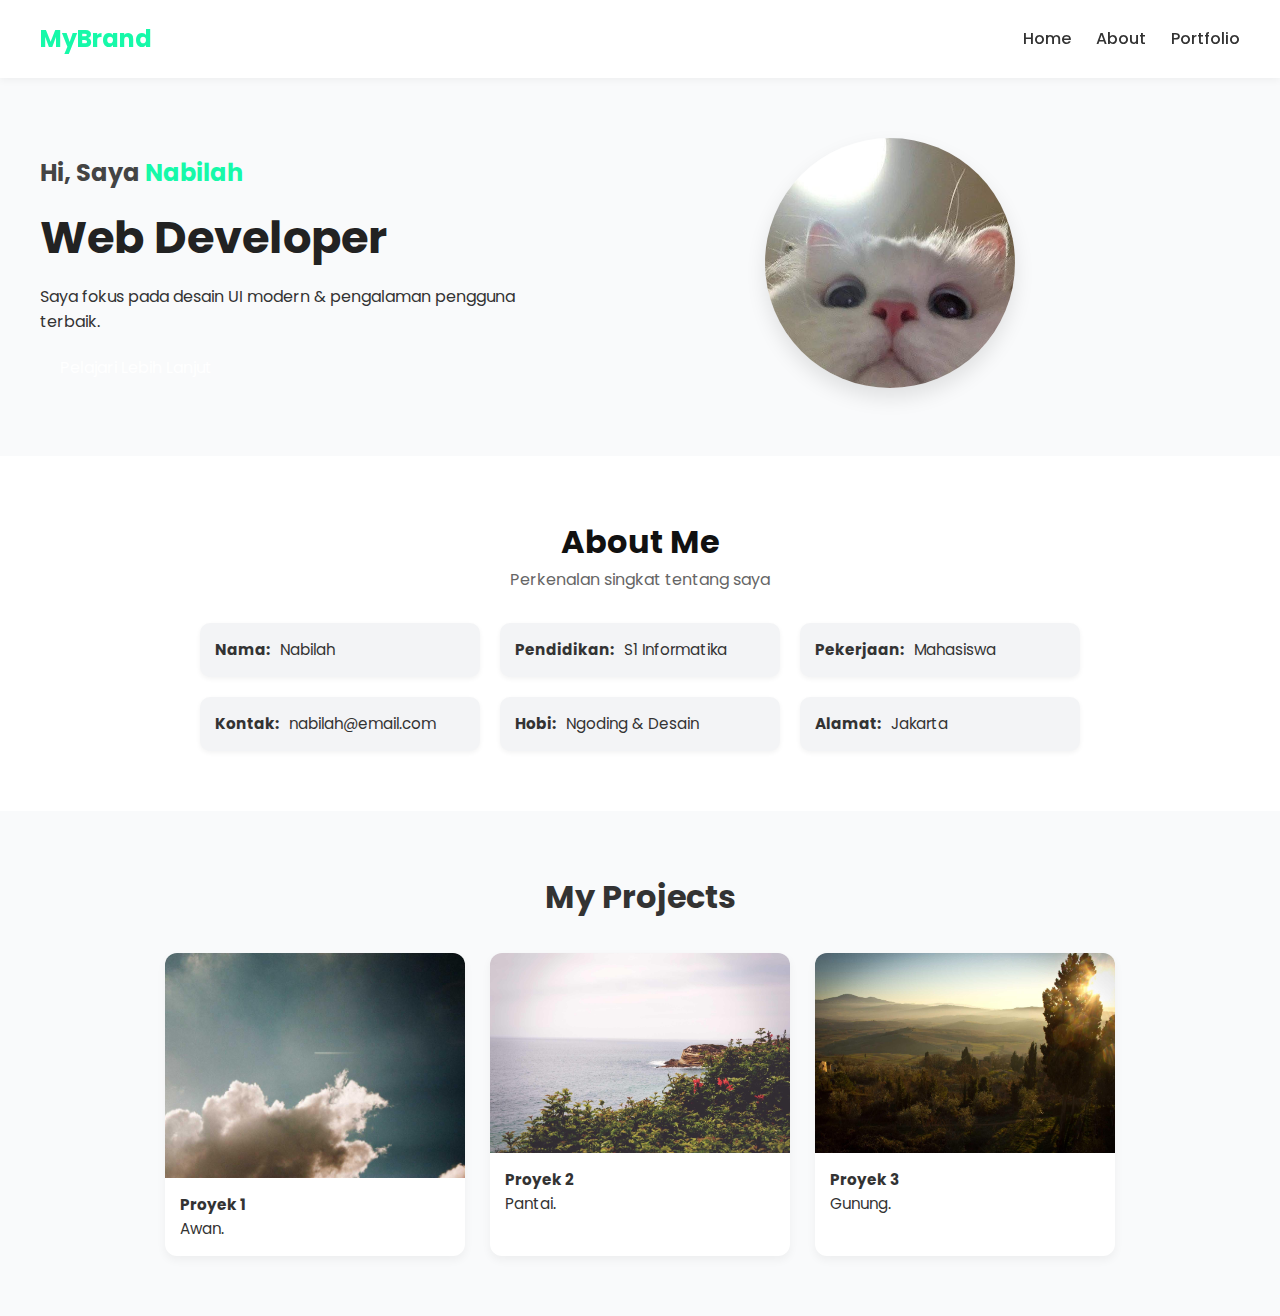
<file: eduwork/index.html>
<!DOCTYPE html>
<html lang="id">
  <head>
    <meta charset="UTF-8" />
    <meta name="viewport" content="width=device-width, initial-scale=1.0" />
    <title>Portofolio Saya</title>
    <link rel="stylesheet" href="css/style.css" />
    <link
      href="https://fonts.googleapis.com/css2?family=Poppins:wght@300;500;700&display=swap"
      rel="stylesheet"
      href="https://cdnjs.cloudflare.com/ajax/libs/font-awesome/6.5.0/css/all.min.css"
    />
  </head>
  <body>
    <!-- Navbar -->
    <nav class="navbar">
      <div class="brand">MyBrand</div>
      <ul class="nav-links">
        <li><a href="#header">Home</a></li>
        <li><a href="#about">About</a></li>
        <li><a href="#portfolio">Portfolio</a></li>
      </ul>
    </nav>

    <!-- Header -->
    <section class="header" id="header">
      <div class="header-text">
        <h2>Hi, Saya <span>Nabilah</span></h2>
        <h1 class="title">Web Developer</h1>
        <p>Saya fokus pada desain UI modern & pengalaman pengguna terbaik.</p>
        <a href="#about" class="btn-primary">Pelajari Lebih Lanjut</a>
      </div>
      <div class="header-image">
        <img src="img/cats.jpeg" alt="Foto Profil" />
      </div>
    </section>

    <!-- About Me -->
    <section class="about" id="about">
      <h2>About Me</h2>
      <p class="subtitle">Perkenalan singkat tentang saya</p>
      <div class="biodata-grid">
        <div></i> <strong>Nama:</strong> Nabilah</div>
        <div></i> <strong>Pendidikan:</strong> S1
          Informatika
        </div>
        <div>
          </i> <strong>Pekerjaan:</strong> Mahasiswa
        </div>
        <div></i>
          <strong>Kontak:</strong> nabilah@email.com
        </div>
        <div>
          </i> <strong>Hobi:</strong> Ngoding & Desain
        </div>
        <div>
          </i> <strong>Alamat:</strong> Jakarta
        </div>
      </div>
    </section>

    <!-- Portfolio -->
    <section class="portfolio" id="portfolio">
      <h2>My Projects</h2>
      <div class="projects">
        <div class="project">
          <img src="img/1.jpg" alt="Proyek 1" />
          <p><strong>Proyek 1</strong><br />Awan.</p>
        </div>
        <div class="project">
          <img src="img/2.jpg" alt="Proyek 2" />
          <p><strong>Proyek 2</strong><br />Pantai.</p>
        </div>
        <div class="project">
          <img src="img/3.jpg" alt="Proyek 3" />
          <p><strong>Proyek 3</strong><br />Gunung.</p>
        </div>
      </div>
    </section>
  </body>
</html>
</file>
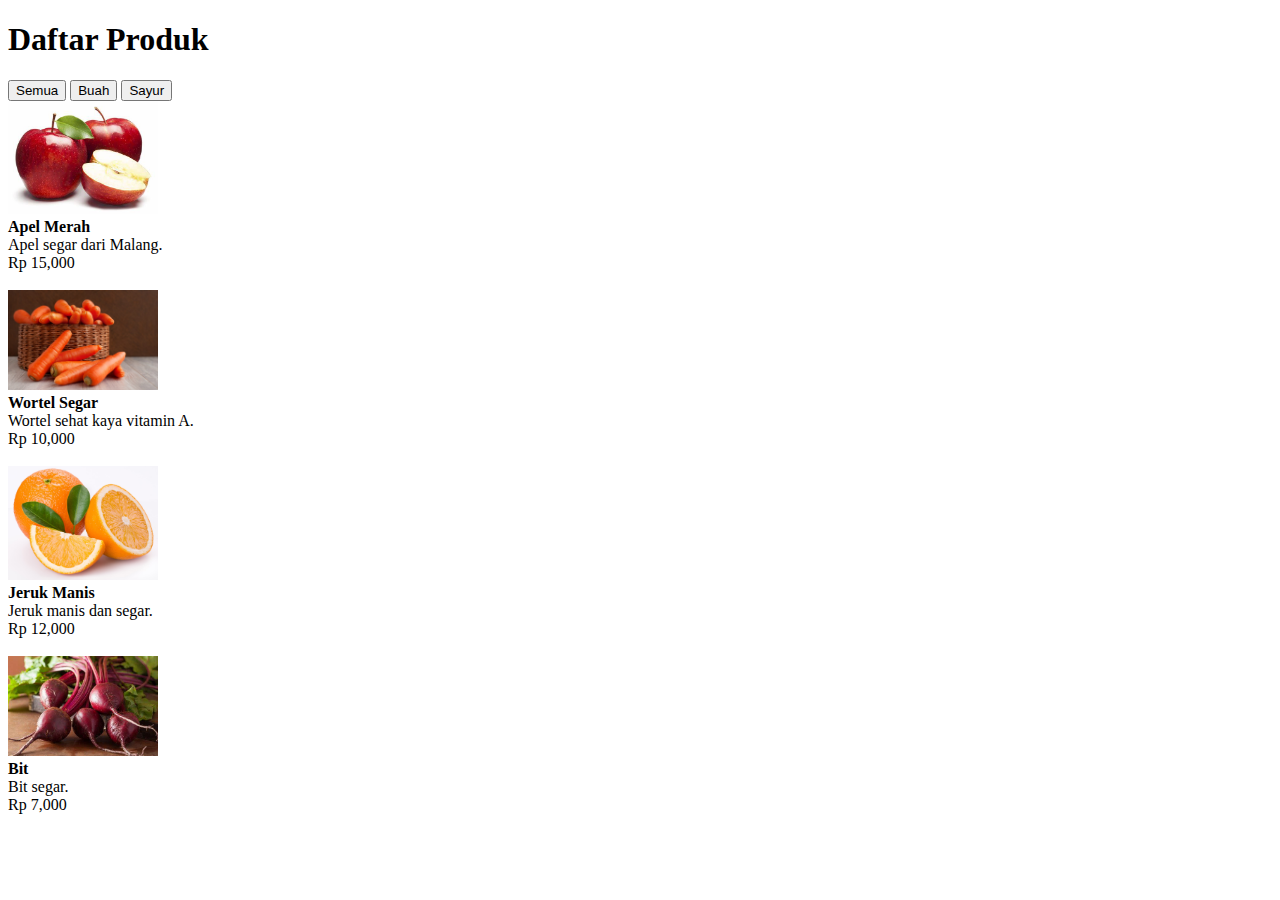
<file: tugas 5/index.html>
<!DOCTYPE html>
<html lang="en">
<head>
  <meta charset="UTF-8" />
  <meta name="viewport" content="width=device-width, initial-scale=1.0"/>
  <title>Simple E-Commerce</title>
</head>
<body>

  <h1>Daftar Produk</h1>

  <div class="filter">
    <button onclick="filterProducts('all', this)" class="active">Semua</button>
    <button onclick="filterProducts('buah', this)">Buah</button>
    <button onclick="filterProducts('sayur', this)">Sayur</button>
  </div>

  <div id="productList"></div>

  <script>
    const products = [
      {
        nama: "Apel Merah",
        harga: 15000,
        deskripsi: "Apel segar dari Malang.",
        gambar: "img/apel.jpg",
        kategori: "buah"
      },
      {
        nama: "Wortel Segar",
        harga: 10000,
        deskripsi: "Wortel sehat kaya vitamin A.",
        gambar: "img/wortel.jpg",
        kategori: "sayur"
      },
      {
        nama: "Jeruk Manis",
        harga: 12000,
        deskripsi: "Jeruk manis dan segar.",
        gambar: "img/jeruk.jpg",
        kategori: "buah"
      },
      {
        nama: "Bit",
        harga: 7000,
        deskripsi: "Bit segar.",
        gambar: "img/bit.jpg",
        kategori: "sayur"
      }
    ];

    function displayProducts(filteredProducts) {
      const productList = document.getElementById("productList");
      productList.innerHTML = "";
      filteredProducts.forEach(product => {
        productList.innerHTML += `
          <div>
            <img src="${product.gambar}" alt="${product.nama}" width="150"><br>
            <strong>${product.nama}</strong><br>
            <span>${product.deskripsi}</span><br>
            <span>Rp ${product.harga.toLocaleString()}</span><br><br>
          </div>
        `;
      });
    }

    function filterProducts(kategori, clickedButton) {
      const buttons = document.querySelectorAll(".filter button");
      buttons.forEach(btn => btn.style.fontWeight = "normal");
      clickedButton.style.fontWeight = "bold";

      if (kategori === "all") {
        displayProducts(products);
      } else {
        const filtered = products.filter(p => p.kategori === kategori);
        displayProducts(filtered);
      }
    }

    displayProducts(products);
  </script>
</body>
</html>
</file>
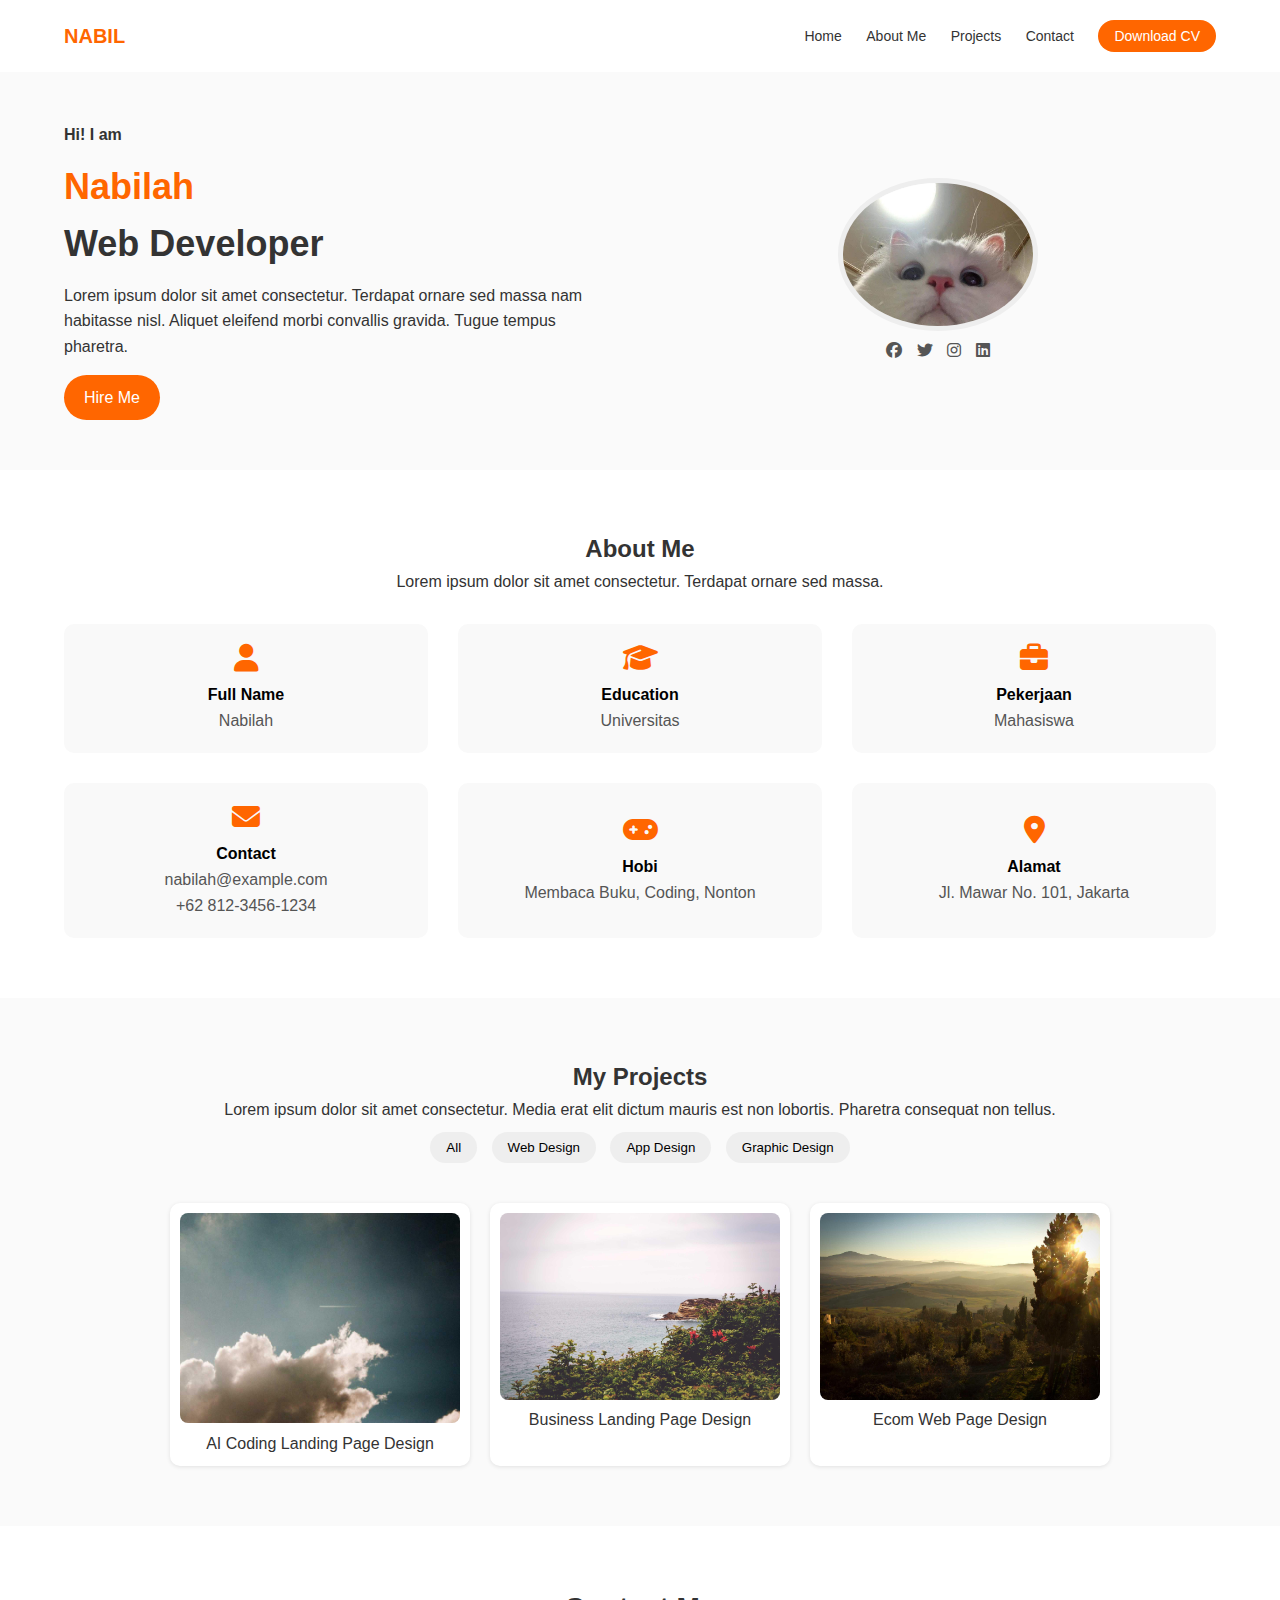
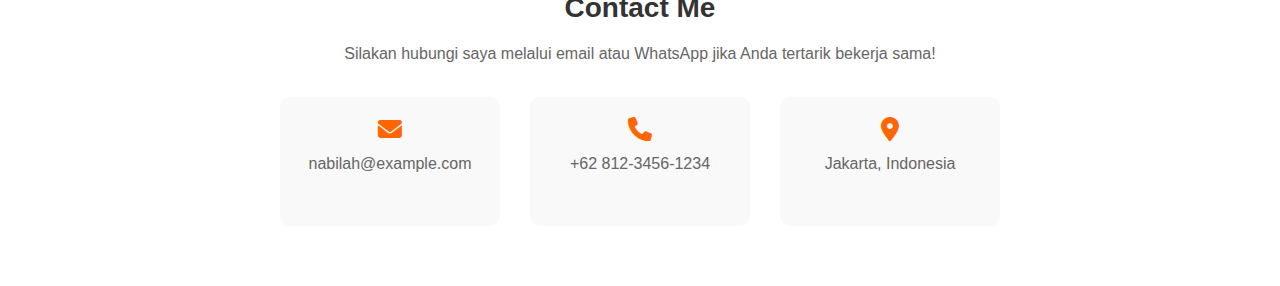
<file: tugas4/index.html>
<!DOCTYPE html>
<html lang="en">
  <head>
    <meta charset="UTF-8" />
    <meta name="viewport" content="width=device-width, initial-scale=1.0" />
    <title>Web Developer Profile</title>
    <link rel="stylesheet" href="css/style.css" />
    <link
      rel="stylesheet"
      href="https://cdnjs.cloudflare.com/ajax/libs/font-awesome/6.4.0/css/all.min.css"
    />
  </head>
  <body>
    <header>
      <div class="container">
        <div class="logo">NABIL</div>
        <nav>
          <a href="#">Home</a>
          <a href="#">About Me</a>
          <a href="#">Projects</a>
          <a href="#">Contact</a>
          <a href="#" class="btn">Download CV</a>
        </nav>
      </div>
    </header>

    <section class="hero">
      <div class="container hero-content">
        <div class="text">
          <h4>Hi! I am</h4>
          <h1><span>Nabilah</span><br />Web <strong>Developer</strong></h1>
          <p>
            Lorem ipsum dolor sit amet consectetur. Terdapat ornare sed massa
            nam habitasse nisl. Aliquet eleifend morbi convallis gravida. Tugue
            tempus pharetra.
          </p>
          <a href="#" class="btn">Hire Me</a>
        </div>
        <div class="image">
          <img src="img/cats.jpeg" alt="Profile Photo" />
          <div class="social">
            <a href="#"><i class="fab fa-facebook"></i></a>
            <a href="#"><i class="fab fa-twitter"></i></a>
            <a href="#"><i class="fab fa-instagram"></i></a>
            <a href="#"><i class="fab fa-linkedin"></i></a>
          </div>
        </div>
      </div>
    </section>

    <section class="about">
      <div class="container">
        <h2>About Me</h2>
        <p>
          Lorem ipsum dolor sit amet consectetur. Terdapat ornare sed massa.
        </p>
        <div class="about-grid">
          <div>
            <i class="fas fa-user"></i>
            <div>
              <strong>Full Name</strong>
              <p>Nabilah</p>
            </div>
          </div>
          <div>
            <i class="fas fa-graduation-cap"></i>
            <div>
              <strong>Education</strong>
              <p>Universitas</p>
            </div>
          </div>
          <div>
            <i class="fas fa-briefcase"></i>
            <div>
              <strong>Pekerjaan</strong>
              <p>Mahasiswa</p>
            </div>
          </div>
          <div>
            <i class="fas fa-envelope"></i>
            <div>
              <strong>Contact</strong>
              <p>nabilah@example.com<br>+62 812-3456-1234</p>
            </div>
          </div>
          <div>
            <i class="fas fa-gamepad"></i>
            <div>
              <strong>Hobi</strong>
              <p>Membaca Buku, Coding, Nonton</p>
            </div>
          </div>
          <div>
            <i class="fas fa-map-marker-alt"></i>
            <div>
              <strong>Alamat</strong>
              <p>Jl. Mawar No. 101, Jakarta</p>
            </div>
          </div>
        </div>
        
        </div>
      </div>
    </section>

    <section class="projects">
      <div class="container">
        <h2>My Projects</h2>
        <p>
          Lorem ipsum dolor sit amet consectetur. Media erat elit dictum mauris
          est non lobortis. Pharetra consequat non tellus.
        </p>
        <div class="project-buttons">
          <button>All</button>
          <button>Web Design</button>
          <button>App Design</button>
          <button>Graphic Design</button>
        </div>
        <div class="project-grid">
          <div class="project-card">
            <img src="img/1.jpg" alt="Project 1" />
            <p>AI Coding Landing Page Design</p>
          </div>
          <div class="project-card">
            <img src="img/2.jpg" alt="Project 2" />
            <p>Business Landing Page Design</p>
          </div>
          <div class="project-card">
            <img src="img/3.jpg" alt="Project 3" />
            <p>Ecom Web Page Design</p>
          </div>
        </div>
      </div>
    </section>
    <section class="contact-section">
      <div class="container">
        <h2>Contact Me</h2>
        <p>Silakan hubungi saya melalui email atau WhatsApp jika Anda tertarik bekerja sama!</p>
        <div class="contact-box">
          <div>
            <i class="fas fa-envelope"></i>
            <p>nabilah@example.com</p>
          </div>
          <div>
            <i class="fas fa-phone"></i>
            <p>+62 812-3456-1234</p>
          </div>
          <div>
            <i class="fas fa-map-marker-alt"></i>
            <p>Jakarta, Indonesia</p>
          </div>
        </div>
      </div>
    </section>
    
  </body>
</html>
</file>
<file: tugas4/css/style.css>
* {
  margin: 0;
  padding: 0;
  box-sizing: border-box;
}

body {
  font-family: "Segoe UI", sans-serif;
  line-height: 1.6;
  color: #333;
  background: #fff;
}

a {
  text-decoration: none;
  color: inherit;
}

.container {
  width: 90%;
  max-width: 1200px;
  margin: auto;
}

header {
  background: #fff;
  padding: 20px 0;
  box-shadow: 0 2px 4px rgba(0, 0, 0, 0.1);
}

header .container {
  display: flex;
  justify-content: space-between;
  align-items: center;
}

.logo {
  font-size: 20px;
  font-weight: bold;
  color: #ff6600;
}

nav a {
  margin-left: 20px;
  font-size: 14px;
}

nav .btn {
  background: #ff6600;
  color: #fff;
  padding: 8px 16px;
  border-radius: 20px;
}

.hero {
  padding: 50px 0;
  background: #fafafa;
}

.hero-content {
  display: flex;
  flex-wrap: wrap;
  align-items: center;
  gap: 40px;
}

.hero .text {
  flex: 1;
}

.hero h1 {
  font-size: 36px;
  margin: 10px 0;
}

.hero h1 span {
  color: #ff6600;
}

.hero .btn {
  background: #ff6600;
  color: #fff;
  padding: 10px 20px;
  margin-top: 15px;
  display: inline-block;
  border-radius: 30px;
}

.hero .image {
  flex: 1;
  text-align: center;
}

.hero .image img {
  width: 200px;
  border-radius: 100%;
  border: 5px solid #eee;
}

.social a {
  margin: 0 5px;
  color: #555;
}

.about {
  padding: 60px 0;
  background: #fff;
  text-align: center;
}

.about-grid {
  display: grid;
  grid-template-columns: repeat(3, 1fr);
  gap: 30px;
  margin-top: 30px;
}

.about-grid > div {
  display: flex;
  flex-direction: column;
  align-items: center;
  justify-content: center;
  background: #f9f9f9;
  padding: 20px;
  border-radius: 10px;
  text-align: center;
  gap: 10px;
  min-height: 120px;
}

.about-grid i {
  font-size: 28px;
  color: #ff6600;
}

.about-grid strong {
  font-size: 16px;
  font-weight: 600;
  color: #000;
}

.about-grid p {
  font-size: 16px;
  margin: 0;
  color: #555;
}

.projects {
  padding: 60px 0;
  background: #fafafa;
  text-align: center;
}

.project-buttons button {
  background: #eee;
  border: none;
  padding: 8px 16px;
  margin: 10px 5px;
  border-radius: 20px;
  cursor: pointer;
}

.project-buttons button:hover {
  background: #ff6600;
  color: #fff;
}

.project-grid {
  display: flex;
  flex-wrap: wrap;
  justify-content: center;
  gap: 20px;
  margin-top: 30px;
}

.project-card {
  background: #fff;
  padding: 10px;
  width: 300px;
  border-radius: 10px;
  box-shadow: 0 1px 4px rgba(0, 0, 0, 0.1);
}

.project-card img {
  width: 100%;
  border-radius: 8px;
}

.contact-section {
  padding: 60px 0;
  background: #fff;
  text-align: center;
}

.contact-section h2 {
  font-size: 28px;
  margin-bottom: 10px;
}

.contact-section p {
  font-size: 16px;
  color: #666;
  margin-bottom: 30px;
}

.contact-box {
  display: flex;
  flex-wrap: wrap;
  justify-content: center;
  gap: 30px;
}

.contact-box div {
  background: #f9f9f9;
  padding: 20px;
  border-radius: 10px;
  min-width: 220px;
  text-align: center;
}

.contact-box i {
  font-size: 24px;
  color: #ff6600;
  margin-bottom: 10px;
  display: block;
}
</file>
<file: eduwork/css/style.css>
/* Reset & Font */
* {
  margin: 0;
  padding: 0;
  box-sizing: border-box;
}

body {
  font-family: "Poppins", sans-serif;
  line-height: 1.6;
  background: #fff;
  color: #333;
}

/* Navbar */
.navbar {
  display: flex;
  justify-content: space-between;
  align-items: center;
  background: #fff;
  padding: 20px 40px;
  box-shadow: 0 2px 8px rgba(0, 0, 0, 0.05);
  position: sticky;
  top: 0;
  z-index: 1000;
}

.navbar .brand {
  font-size: 1.5rem;
  font-weight: bold;
  color: #16f9a9;
}

.navbar .nav-links {
  list-style: none;
  display: flex;
  gap: 25px;
}

.navbar .nav-links li a {
  text-decoration: none;
  color: #333;
  font-weight: 500;
  transition: color 0.3s;
}

.navbar .nav-links li a:hover {
  color: #16f9a9;
}

/* Header */
.header {
  display: flex;
  flex-wrap: wrap;
  align-items: center;
  justify-content: space-between;
  padding: 60px 40px;
  background: #f9fafb;
}

.header-text {
  flex: 1;
  max-width: 500px;
}

.header-text h2 {
  font-size: 1.5rem;
  color: #444;
}

.header-text h2 span {
  color: #16f9a9;
}

.header-text .title {
  font-size: 2.8rem;
  font-weight: 700;
  margin: 10px 0;
  color: #222;
}

.header-text p {
  margin-bottom: 20px;
}

.btn-primary {
  color: #16f9a9;
  color: rgb(255, 255, 255);
  padding: 10px 20px;
  text-decoration: none;
  border-radius: 8px;
  transition: background 0.3s;
}

.btn-primary:hover {
  color: #1630f9;
}

.header-image {
  flex: 1;
  text-align: center;
}

.header-image img {
  width: 250px;
  height: 250px;
  object-fit: cover;
  border-radius: 50%;
  box-shadow: 0 10px 20px rgba(0, 0, 0, 0.1);
}

/* About */
.about {
  padding: 60px 40px;
  background: #fff;
  text-align: center;
}

.about h2 {
  font-size: 2rem;
  color: #111;
}

.subtitle {
  font-size: 1rem;
  color: #666;
  margin-bottom: 30px;
}

.biodata-grid {
  display: grid;
  grid-template-columns: repeat(auto-fit, minmax(220px, 1fr));
  gap: 20px;
  padding: 0 10px;
  max-width: 900px;
  margin: auto;
}

.biodata-grid div {
  background: #f3f4f6;
  padding: 15px;
  border-radius: 10px;
  box-shadow: 0 2px 5px rgba(0, 0, 0, 0.05);
  display: flex;
  align-items: center;
  gap: 10px;
  font-size: 0.95rem;
}

.biodata-grid i {
  color: #16f9a9;
  font-size: 1.2rem;
}

/* Portfolio */
.portfolio {
  padding: 60px 40px;
  background: #f9fafb;
  text-align: center;
}

.portfolio h2 {
  font-size: 2rem;
  margin-bottom: 30px;
}

.projects {
  display: flex;
  justify-content: center;
  gap: 25px;
  flex-wrap: wrap;
}

.project {
  width: 300px;
  background: #fff;
  border-radius: 12px;
  box-shadow: 0 4px 10px rgba(0, 0, 0, 0.05);
  overflow: hidden;
  transition: transform 0.3s;
}

.project:hover {
  transform: translateY(-5px);
}

.project img {
  width: 100%;
  height: auto;
  display: block;
}

.project p {
  padding: 15px;
  font-size: 0.95rem;
  text-align: left;
}
</file>
